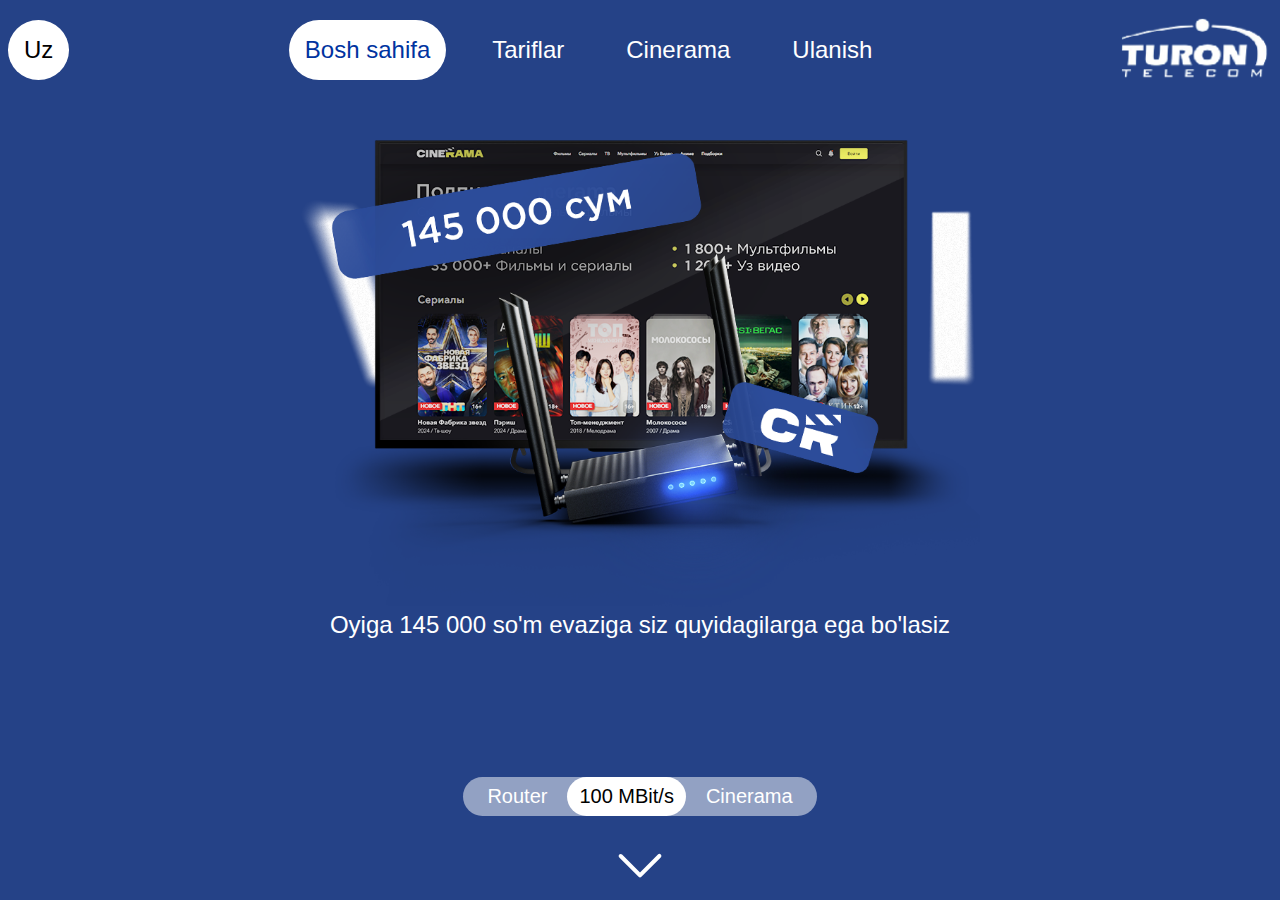
<file: index.html>
<!DOCTYPE html>
<html lang="en">

<head>
    <meta charset="UTF-8">
    <meta name="viewport" content="width=device-width, initial-scale=1.0">
    <title>Tariffs</title>
    <link rel="stylesheet" href="./styles.css">
    <link rel="stylesheet" href="tariffs.css"> <!-- Ensure CSS file is linked here as well -->
    <link rel="stylesheet" href="tariffs.html"> <!-- Ensure CSS file is linked here as well -->
    <link rel="stylesheet" href="cinerama.css"> <!-- Ensure CSS file is linked here as well -->
    <link rel="stylesheet" href="cinerama.html"> <!-- Ensure CSS file is linked here as well -->
    <link rel="icon" type="image/x-icon" href="./images/image-removebg-preview.png">

</head>

<body>
<div class="root">
    <section id="home" class="section home">
        <div class="container">
            <div class="header">
                <div class="logo-and-lang">
                    <div data-i18n="langCode" onclick="changeLanguage()" class="language">Ru</div>
                    <img class="small-logo" height="70" src="./images/image-removebg-preview.png"/>
                </div>
                <nav>
                    <ul>
                        <li class="nav-link active" data-section="home"><a data-i18n="home" href="#home">Главная
                            страница</a></li>
                        <li class="nav-link" data-section="tariffs"><a data-i18n="tariffs"
                                                                       href="#tariffs">Тарифы</a></li>
                        <li class="nav-link" data-section="cinerama"><a href="#cinerama">Cinerama</a></li>
                        <li class="nav-link" data-section="connect"><a data-i18n="connection"
                                                                       href="#connect">Подключение</a></li>
                    </ul>
                </nav>
                <div>
                    <img class="big-logo" height="100" src="./images/image-removebg-preview.png"/>
                </div>
            </div>
            <div style="width: 100%; display: flex; flex-direction: column; align-items: center; justify-content: space-between; max-width: 100vw; flex: 1;">
                <div>
                    <img class="main-page-banner" src="./images/1.png" alt="">
                    <div style="color: white;font-size: 24px; max-width: 100vw;" data-i18n="145DollarToMonth">За 145 000
                        сум в месяц вы
                        получаете:
                    </div>
                </div>
                <div>
                    <div class="offer-list">
                        <div style="padding: 8px;color: white;" data-i18n="router">Роутер</div>
                        <div style="padding: 8px 12px; background-color: white;color: black; border-radius: 24px;"
                             data-i18n="mbitPerS" data-i18n-options='{"number":"100"}'> 100
                            МБит/с
                        </div>
                        <div style="padding: 8px; color:white">Cinerama</div>
                    </div>
                    <img onclick="goToTariffs()" style="cursor: pointer; margin-top: auto;"
                         src="./images/fluent--chevron-down-24-regular.png" alt="">

                </div>
            </div>
        </div>
    </section>

    <!-- Tariffs Section -->
    <section id="tariffs" class="section tariff">
        <div class="container">
            <iframe onload="onLoadFrame('cards-container-i-frame','tariffs','cards-container-i-wrapper')"
                    id="cards-container-i-frame" src="tariffs.html" width="100%" height="fit-content"
                    class="tariff-frame" style="border: none;"></iframe>
        </div>
    </section>
    <section id="connect-part" class="connect-part">
        <div class="container">
            <div data-i18n="offer_conditions">Не упусти возможность подключить тариф по выгодным условиям</div>
            <button style="margin-right: 16px;" onclick="goToConnect()" data-i18n="connect">Подключить</button>
        </div>
    </section>

    <!-- Cinerama Section -->
    <section id="cinerama" class="section cinerama">
        <div class="container">
            <iframe id="cinerama-i-frame" onload="onLoadFrame('cinerama-i-frame','cinerama','cinerama-wrapper','100vh')"
                    src="cinerama.html" width="100%" style="border: none;"></iframe>
        </div>
    </section>
    <section id="connect" class="section connect">
        <div class="container">
            <iframe id="connectFrame" onload="onLoadFrame('connectFrame','connect','turon-connect','100vh')" src="connect.html" width="100%" style="border: none;"></iframe>
        </div>
        <footer>
            <div class="footer">
                <div class="container">
                    <div class="flex" style="padding: 0 10px;">
                        <button onclick="window.location.href='tel:+998555177477';" class="footer-button"
                                data-i18n="call">Позвонить
                        </button>
                        <button onclick="goToBot()" class="footer-button">Telegram</button>
                    </div>
                    <img src="images/image-removebg-preview.png" alt="Turon Telecom Logo" class="logo">
                </div>
            </div>
        </footer>
    </section>


</div>
<script src="script.js"></script>
<script src="i18n.js"></script>


</body>

</html>
</file>
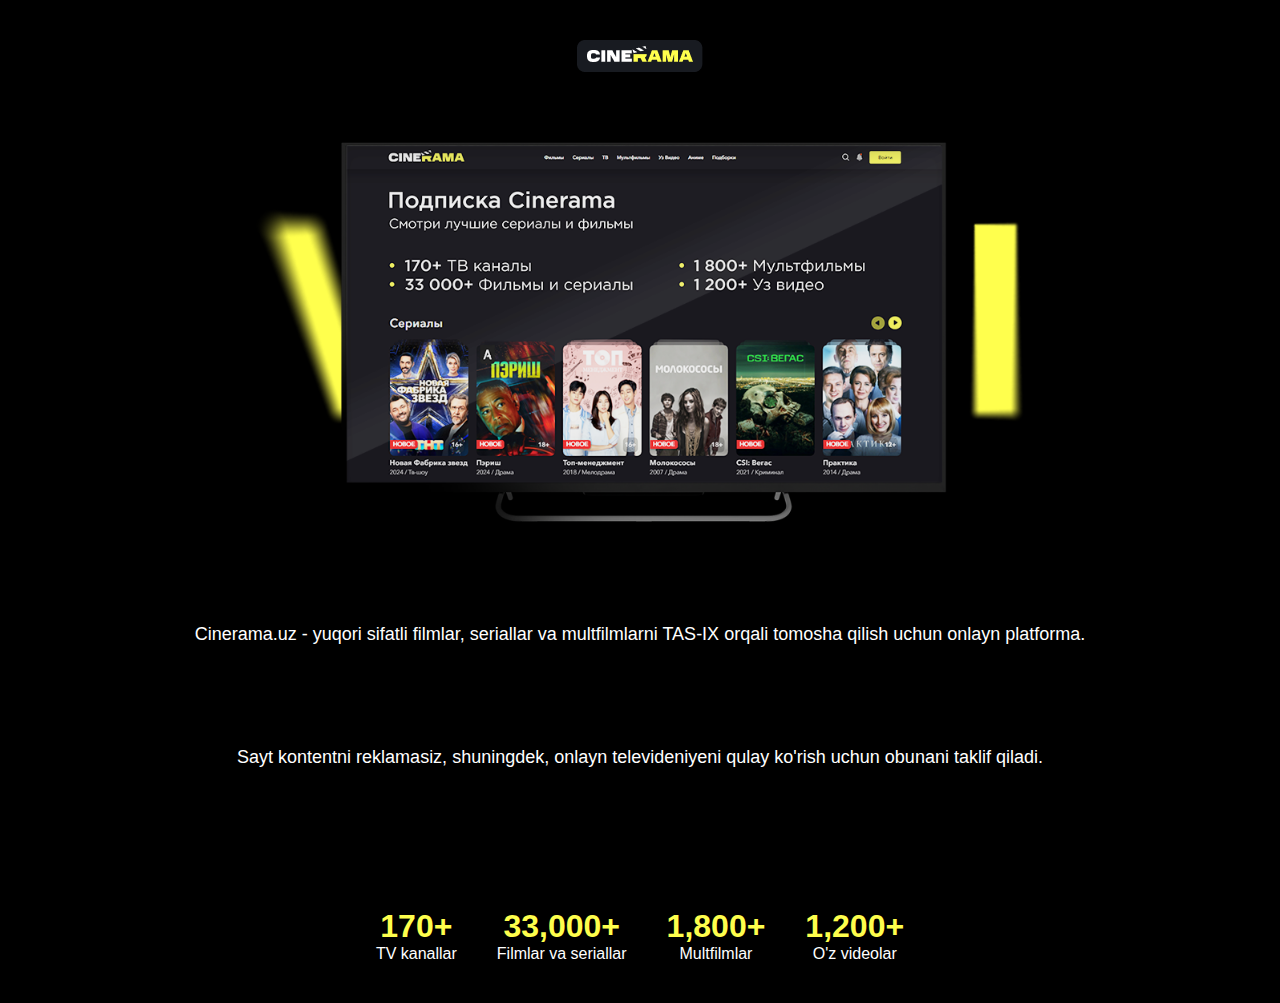
<file: cinerama.html>
<!DOCTYPE html>
<html lang="en">

<head>
    <meta charset="UTF-8">
    <meta name="viewport" content="width=device-width, initial-scale=1.0">
    <title>Cinerama</title>
    <link rel="stylesheet" href="/cinerama.css">
</head>

<body>
    <div id="cinerama-wrapper" class="cinerama-container">
        <header class="cinerama-header">
           <img src="images/icon_cine.png" alt="">
        </header>
        <main class="cinerama-content">
            <div class="cinerama-banner">
                <img width="60%" src="images/3.png" alt="">
            </div>
            <div class="cinerama-description">
                <p data-i18n="cinerama_description">Cinerama.uz — это онлайн-платформа для просмотра фильмов, сериалов и мультфильмов в хорошем качестве,
                    с доступом через TAS-IX.</p>
                <p data-i18n="siteOffer">Сайт предлагает подписку для удобного просмотра контента без рекламы, а также онлайн-телевидение.</p>
            </div>           
            <div class="cinerama-subscription">
                    <div><strong>170+</strong> <div data-i18n="channels">ТВ каналов</div></div>
                    <div><strong>33,000+</strong> <div data-i18n="movies_series">Фильмов и сериалов</div></div>
                    <div><strong>1,800+</strong> <div data-i18n="cartoons">Мультфильмов</div></div>
                    <div><strong>1,200+</strong><div data-i18n="uz_videos"> Уз видео</div></div>
            </div>
        </main>
    </div>
    <script src="i18n.js"></script>

</body>

</html>
</file>
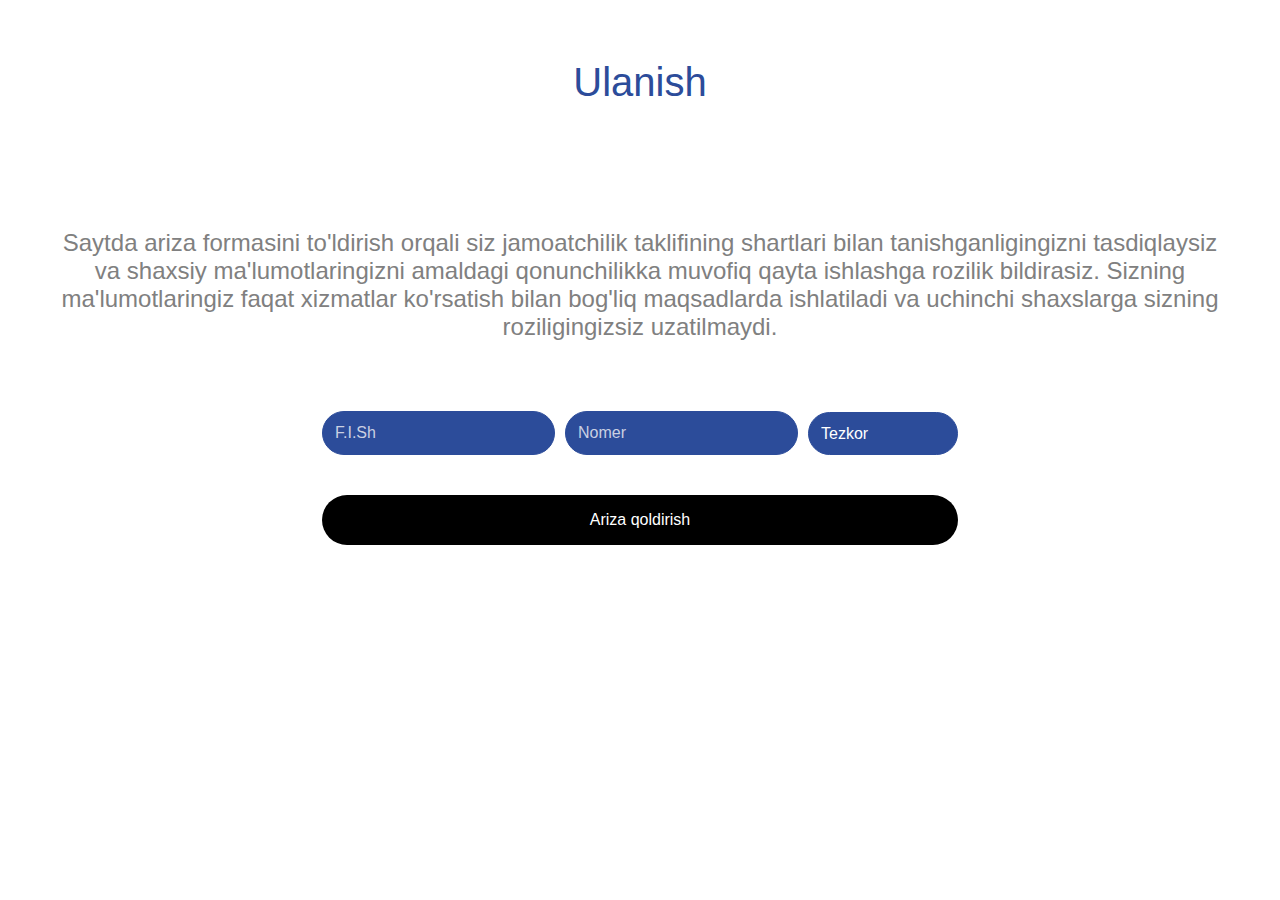
<file: connect.html>
<!DOCTYPE html>
<html lang="ru">

<head>
    <meta charset="UTF-8">
    <meta name="viewport" content="width=device-width, initial-scale=1.0">
    <title data-i18n="connect">Подключить</title>
    <link rel="stylesheet" href="connect.css">
</head>

<body style="margin: 0">
    <div id="turon-connect" class="turon-connect">
        <div class="title" data-i18n="connect">Подключить</div>
        <p class="info-text" data-i18n="fill_form">
            Заполняя форму заявки на сайте, вы соглашаетесь с условиями публичной оферты и даете согласие на обработку
            ваших
            персональных данных в соответствии с действующим законодательством. Ваши данные будут использоваться
            исключительно в целях, связанных с оказанием услуг, и не будут переданы третьим лицам без вашего согласия.
        </p>
        <form id="requestForm" name="requestForm" class="form">
            <div class="input-row">
                <input type="text" id="fullname" data-i18n="fio" placeholder="Ф.И.О." required>
                <div style="position: relative;">
                    <input type="number" id="number" data-i18n="number" placeholder="Номер" required>
                    <div id="phoneError"
                        style="font-size: 10; width: 100%; position: absolute; text-align: center; bottom: -14; left:0; color: red; display: none; text-align: center;"
                        data-i18n="enterValidPhoneNumber">Пожалуйста, введите действительный номер телефона.</div>
                </div>
                <select style="width: 150px; padding: 12px" id="tariff-select" required>
                    <option value="tezkor">Tezkor</option>
                    <option value="barqaror">Barqaror</option>
                    <option value="checksiz">Checksiz</option>
                </select>
            </div>
            <button form="requestForm" type="submit" class="submit-button" data-i18n="apply">Оставить заявку</button>
            <div id="alert-sentSuccess" style="color:green;font-weight: 500;display: none;width: 100%;text-align: center" data-i18n="sentMessage">
                Сообщение успешно отправлено
            </div>
        </form>
    </div>
    <script src="connect.js"></script>
    <script src="script.js"></script>
    <script src="i18n.js"></script>

</body>

</html>
</file>
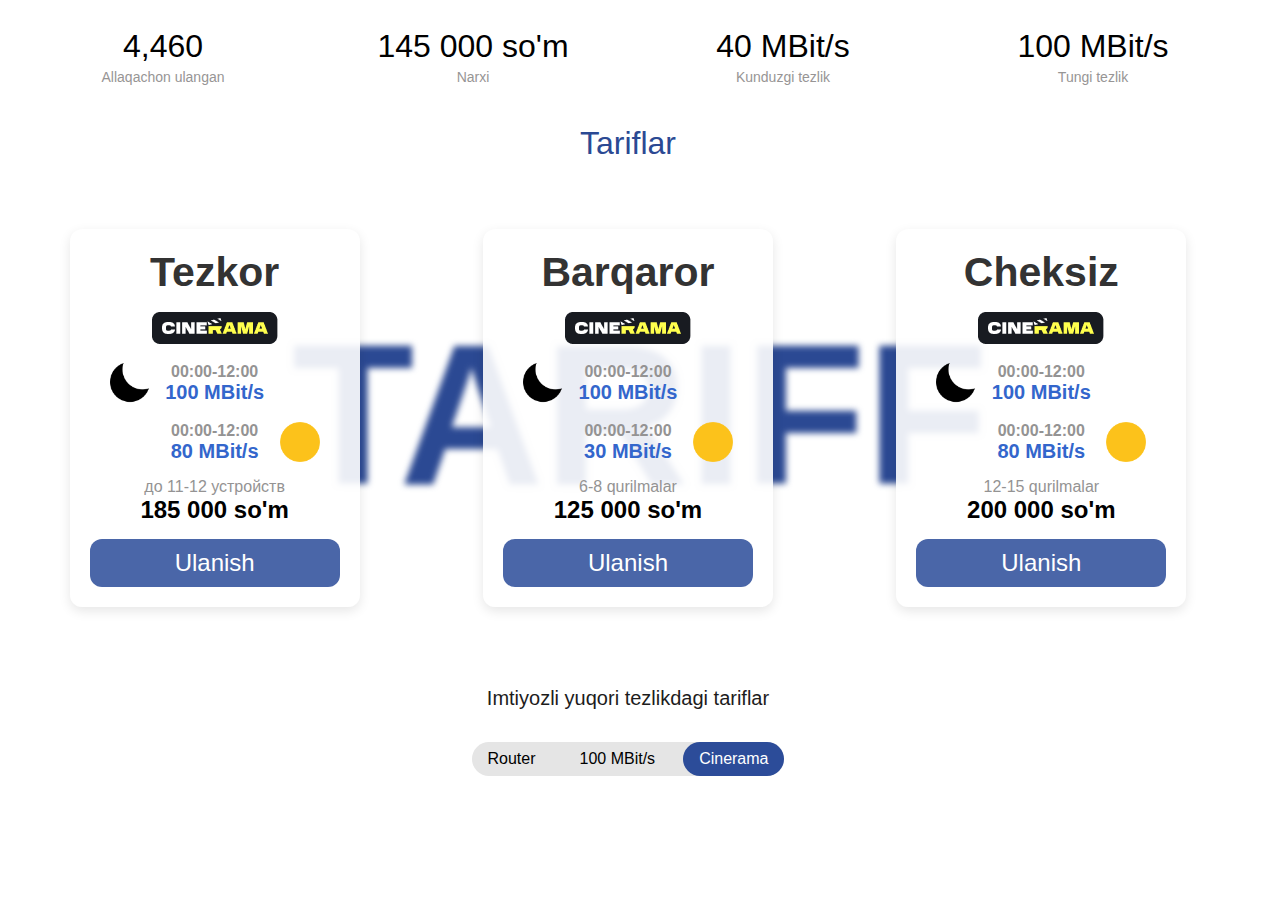
<file: tariffs.html>
<!-- cards.html -->
<!DOCTYPE html>
<html lang="en">

<head>
    <meta charset="UTF-8">
    <meta name="viewport" content="width=device-width, initial-scale=1.0">
    <link rel="stylesheet" href="tariffs.css"> <!-- Link to the card-specific CSS file -->
    <title>Cards</title>
</head>

<body >
    <div id="cards-container-i-wrapper" class="cards-container-wrapper">
        <div class="stats-container">
            <div class="stat-item">
                <div class="number">4,460</div>
                <div class="label" data-i18n="already_connected">Уже подключили</div>
            </div>
            <div class="stat-item">
                <div class="number" data-i18n="currency" data-i18n-options='{"number":"145 000"}'>145 000 сум</div>
                <div class="label" data-i18n="price">Стоимость</div>
            </div>
            <div class="stat-item">
                <div class="number" data-i18n="mbitPerS" data-i18n-options='{"number":"40"}'>40 Мбит/с</div>
                <div class="label" data-i18n="day_speed">Дневная скорость</div>
            </div>
            <div class="stat-item">
                <div class="number" data-i18n="mbitPerS" data-i18n-options='{"number":"100"}'>100 Мбит/с</div>
                <div class="label" data-i18n="night_speed">Ночная скорость</div>
            </div>
        </div>
        <h2  class="tariffs-title" data-i18n="tariffs">Тарифы</h2>
        <div class="background-text">TARIFF</div>
        <div class="cards-container">
            <!-- Card 1 -->
            <div class="card">
                <div class="title">Tezkor</div>
                <img src="images/icon_cine.png" alt="">
                <div class="speed-info">
                    <div class="icon-text-group">
                        <img src="images/oi--moon.png" class="moon" alt="Night Icon">
                        <span style="color: rgb(148, 147, 147); font-size: 16px; font-weight: 600;">00:00-12:00</span>
                        <span class="speed"data-i18n="mbitPerS" data-i18n-options='{"number":"100"}'>100 Мбит/с</span>
                    </div>
                    <div class="icon-text-group">
                        <img src="images/sun.png" class="sun" alt="Night Icon">
                        <span style="color: rgb(148, 147, 147); font-size: 16px; font-weight: 600;">00:00-12:00</span>
                        <span class="speed" data-i18n="mbitPerS" data-i18n-options='{"number":"80"}'>80 Мбит/с</span>
                    </div>
                </div>
                <small style="color: rgb(148, 147, 147); font-size: 16px; font-weight: 500;"
                    data-i18n="fromTillDevice" data-i18n="devicesCount" data-i18n-options='{"number":"11-12"}'>до 11-12 устройств</small>
                <div class="price" data-i18n="currency" data-i18n-options='{"number":"185 000"}'>185 000 сум</div>
                <button class="connect-button" data-i18n="connect" onclick="scrollToParentElement('tezkor')">Подключить</button>
            </div>

            <!-- Card 2 -->
            <div class="card">
                <div class="title">Barqaror</div>
                <img src="images/icon_cine.png" alt="">

                <div class="speed-info">
                    <div class="icon-text-group">
                        <img src="images/oi--moon.png" class="moon" alt="Night Icon">
                        <span style="color: rgb(148, 147, 147); font-size: 16px; font-weight: 600;">00:00-12:00</span>
                        <span class="speed" data-i18n="mbitPerS" data-i18n-options='{"number":"100"}'>100 Мбит/с</span>
                    </div>
                    <div class="icon-text-group">
                        <img src="images/sun.png" class="sun" alt="Night Icon">
                        <span style="color: rgb(148, 147, 147); font-size: 16px; font-weight: 600;">00:00-12:00</span>
                        <span class="speed" data-i18n="mbitPerS" data-i18n-options='{"number":"30"}'>30 Мбит/с</span>
                    </div>
                </div>
                <small style="color: rgb(148, 147, 147); font-size: 16px; font-weight: 500;"  data-i18n="devicesCount" data-i18n-options='{"number":"6-8"}'>до 6-8 устройств</small>

                <div class="price" data-i18n="currency" data-i18n-options='{"number":"125 000"}'>125 000 сум</div>
                <button class="connect-button" data-i18n="connect" onclick="scrollToParentElement('barqaror')">Подключить</button>
            </div>

            <!-- Card 3 -->
            <div class="card">
                <div class="title">Cheksiz</div>
                <img src="images/icon_cine.png" alt="">

                <div class="speed-info">
                    <div class="icon-text-group">
                        <img src="images/oi--moon.png" class="moon" alt="Night Icon">
                        <span style="color: rgb(148, 147, 147); font-size: 16px; font-weight: 600;">00:00-12:00</span>
                        <span class="speed" data-i18n="mbitPerS" data-i18n-options='{"number":"100"}'>100 Мбит/с</span>
                    </div>
                    <div class="icon-text-group">
                        <img  src="images/sun.png" class="sun" alt="Night Icon">
                        <span style="color: rgb(148, 147, 147); font-size: 16px; font-weight: 600;">00:00-12:00</span>
                        <span class="speed" data-i18n="mbitPerS" data-i18n-options='{"number":"80"}'>80 Мбит/с</span>
                    </div>
                </div>
                <small style="color: rgb(148, 147, 147); font-size: 16px; font-weight: 500;"  data-i18n="devicesCount" data-i18n-options='{"number":"12-15"}'>до 12-15 устройств</small>

                <div class="price" data-i18n="currency" data-i18n-options='{"number":"200 000"}'>200 000 сум</div>
                <button class="connect-button" data-i18n="connect" onclick="scrollToParentElement('checksiz')">Подключить</button>
            </div>
        </div>
        <div style="margin-top:80px; margin-bottom: 16px; font-size: 20px; font-weight: 400; color: rgb(29, 28, 28);" data-i18n="fastTariffs" >
            Скоростные тарифы с выгодой
        </div>
        <div class="offer-list">
            <div style="padding: 8px 16px;" data-i18n="router" >Роутер</div>
            <div style="padding: 8px 16px;" data-i18n="mbitPerS" data-i18n-options='{"number":"100"}'>100 МБит/с</div>
            <div style="padding: 8px 16px; background-color:#2c4c99 ;color: rgb(255, 255, 255); border-radius: 24px;">
                Cinerama</div>
        </div>
    </div>
    <script src="i18n.js"></script>
    <script src="script.js"></script>
</body>

</html>
</file>
<file: styles.css>
* {
    margin: 0;
    padding: 0;
    box-sizing: border-box;
    font-family: Arial, sans-serif;

}

.root {
    height: 100vh;
    font-family: Arial, sans-serif;
    overflow: hidden;
    /* Hides overflow */
    overflow-y: scroll
}

/* For Webkit browsers (Chrome, Safari, Edge) */
.root::-webkit-scrollbar {
    display: none;
    /* Hides scrollbar in WebKit browsers */
}

/* For Firefox */
.root {
    scrollbar-width: none;
    /* Hides scrollbar in Firefox */
}

.header {
    display: flex;
    justify-content: space-between;
    align-items: center;
    font-size: 24px;
    width: 100%;
    font-weight: 500;

    @media (max-width:750px) {
        font-size: 16px;
        flex-wrap: wrap;
        padding: 10px;
        max-width: 100vw;
        justify-content: center;
    }
}
.logo-and-lang{
    display: flex;
    justify-content: space-between;
    align-items: center;
    width:min-content;
    @media (max-width:750px) {
        width: 100%;
    }
}
.small-logo{
    display: none;
    @media (max-width:750px) {
        display: flex;
    }
}
.big-logo{
    display: flex;
    @media (max-width:750px) {
        display: none;
    }
}
.header .language {
    background: white;
    padding: 16px;
    border-radius: 50%;
    cursor: pointer;
    margin-left: 8px;


    @media (max-width:750px) {
        font-size: 16px;
        padding: 10px;
    }
}



nav ul {
    list-style: none;
    display: flex;
    justify-content: center;
    align-items: center;
}

nav .nav-link a {
    color: white;
}


nav .nav-link {
    padding: 16px;
    margin: 0 15px;
    border-radius: 32px;

    @media (max-width:750px) {
        padding: 8px;
        margin: 0;
    }
}

nav .nav-link.active {
    background-color: white;
}

nav .nav-link.active a {
    color: #0033a0;
}

a {
    text-decoration: none;

}

.main-page-banner {
    margin-top: 40px;
    width: 900px;
    max-width: calc(100vw - 600px);
    @media (max-width:750px) {
        max-width: calc(100vw - 50px);
    }
}

.offer-list {
    background-color: rgba(255, 255, 255, 0.5);
    /* White with 50% opacity */
    border-radius: 24px;
    justify-content: center;
    gap: 12px;
    padding: 0 16px;
    font-size: 20px !important;
    font-weight: 500;
    display: flex;
    width: fit-content;
    margin: auto 0 16px 0;
    max-width: 100vw;

    justify-content: center;
    @media (max-width:750px) {
        margin-top: 50px;
    }
}


section {
    height: 100vh;
    max-width: 100vw;
    display: flex;
    flex-direction: column;
    justify-content: center;
    text-align: center;
}

.section.home {
    background-color: #254287;
}

.section.cinerama {
    background-color: black;
    min-height: 100vh;
}



.section.connect {
    height: calc(100vh - 200px);
    @media (max-width:750px) {
        height: 100vh;
        
    }
}



button {
    background-color: #0033a0;
    color: white;
    border: none;
    padding: 10px 20px;
    border-radius: 5px;
    cursor: pointer;
}

button:hover {
    background-color: #0055ff;
}

.container {
    width: 100%;
    max-width: 1410px;
    /* Minimum width of 510px */
    margin: 0 auto;
    box-sizing: border-box;
    /* Ensures padding doesn't affect width */
    display: flex;
    flex-direction: column;
    height: 100%;
    position: relative;
    @media (max-width:750px) {
        max-width: 100%;
        min-width: 300px;
    }
}



.connect-part {
    background-color: #3051a0;
    height: 200px;
    width: 100vw;
    justify-content: start;
    display: flex;
    @media (max-width:750px) {
        height: 150px;
    }

}

.connect-part .container {
    flex-direction: row;
    color: white;
    align-items: center;
    justify-content: center;
    padding: 0 10px;
    max-width: 100%;
    width: 100%;
    min-width: 300px;

}

.connect-part button {
    background-color: white;
    height: min-content;
    padding: 16px 24px;
    border-radius: 24px;
    color: black;
    margin:0 0 0 20px;


}


.footer {
    width: 100%;
    background-color: #3051a0;
    margin-top: 20px;
    width: 100vw;
}

.footer .container {
    display: flex;
    justify-content: space-between;
    height: 200px;
    flex-direction: row;
    align-items: center;
    max-width: 100vw;
    @media (max-width:750px) {
        min-width: 300px;
        height: 150px;

        
    }
}

.flex {
    display: flex;
    gap: 24px;
}

.footer .footer-button {
    background-color: white;
    border: 1px solid #ddd;
    color: black;
    padding: 8px 20px;
    font-size: 0.9em;
    border-radius: 24px;
    cursor: pointer;
    transition: background-color 0.3s ease;
}

.footer .footer-button:hover {
    background-color: #eee;
}

.footer .logo {
    height: 80px;
    @media (max-width:750px) {
        height: 60px;
    }
}
</file>
<file: tariffs.css>
/* card.css */
* {
    font-family: Arial, sans-serif;
}

.cards-container-wrapper {
    display: flex;
    flex-direction: column;
    align-items: center;
    max-width: calc(100vw - 40px);
    justify-content: center;
}

.cards-container-wrapper .cards-container {
    width: 100%;
    height: 100%;
}

.cards-container-wrapper .offer-list {
    background-color: #e5e5e5;
    /* White with 50% opacity */
    border-radius: 24px;
    justify-content: center;
    gap: 12px;
    font-size: 16px !important;
    font-weight: 500;
    display: flex;
    width: fit-content;
    margin: 16px;
    align-items: center;

}

.cards-container-wrapper .stats-container {
    display: flex;
    justify-content: space-between;
    width: 100%;
    margin-top: 20px;
    text-align: center;
    max-width: 100vw;
 

}

/* Each stat item */
.cards-container-wrapper .stat-item {
    font-size: 1em;
    font-weight: normal;
    color: #333;
    flex: 1;
}

/* Large number styling */
.cards-container-wrapper .stat-item .number {
    font-size: 2em;
    font-weight: medium;
    color: #000;

    @media (max-width:750px) {
        font-size: 1em;
    }
}

/* Smaller text styling */
.cards-container-wrapper .stat-item .label {
    margin-top: 4px;
    font-size: 14px;
    color: #979595;
}

.cards-container-wrapper .background-text {
    position: absolute;
    top: 300px;
    font-size: 200px;
    left: 50%;
    color: #2b4993;
    font-weight: bold;
    z-index: -1;
    filter: blur(3px);
    max-width: 100%;
    transform: translateX(-50%);

    @media (max-width:750px) {
        font-size: 100px;

    }

}

.cards-container-wrapper .tariffs-title {
    font-size: 32px;
    margin-top: 40px;
    color: #2b4993;
    font-weight: 500;
    @media (max-width:750px) {
        margin-top: 16px;
        font-size: 18px;

    }

}

/* General Card Container Styling */
.cards-container-wrapper .cards-container {
    display: flex;
    justify-content: space-around;
    margin-top: 40px;
    width: 100%;

    @media (max-width:750px) {
        flex-wrap: wrap;
        margin-top: 10px;
        gap:16px;
        height: fit-content;

    }
}

/* Card Styling */
.cards-container-wrapper .cards-container .card {
    background-color: rgba(255, 255, 255, 0.9);
    /* White with 50% opacity */
    border-radius: 12px;
    box-shadow: 0px 4px 12px rgba(0, 0, 0, 0.1);
    width: 250px;
    padding: 20px;
    text-align: center;
    position: relative;
}


.cards-container-wrapper .cards-container .card::after {
    content: '';
    position: absolute;
    top: 0;
    left: 0;
    width: 100%;
    height: 100%;
    background: rgba(0, 0, 0, 0.03);
    border-radius: 12px;
    z-index: -1;
}


/* Card Title */
.cards-container-wrapper .cards-container .card .title {
    font-size: 41px;
    font-weight: bold;
    margin-bottom: 16px;
    color: #333;
}

/* Speed and Details Section */
.cards-container-wrapper .cards-container .speed-info {
    font-size: 1em;
    margin: 10px 0;
    color: #333;
    display: flex;
    flex-direction: column;
    gap: 8px;
    width: 100%;
}

.cards-container-wrapper .cards-container .speed-info .speed {
    display: block;
    font-size: 20px;
    font-weight: bold;
    color: #3366cc;
    /* blue color */
}

/* Icons and Speed Styling */
.cards-container-wrapper .cards-container .icon-text-group {
    display: flex;
    align-items: center;
    justify-content: center;
    flex-direction: column;
    margin: 5px 0;
    position: relative;
    width: 100%;
}

.cards-container-wrapper .cards-container .icon-text-group .moon {
    width: 40px;
    height: 40px;
    left: 20px;
    top: 0;
    position: absolute;
}

.cards-container-wrapper .cards-container .icon-text-group .sun {
    width: 40px;
    height: 40px;
    right: 20px;
    top: 0;
    position: absolute;
}

/* Price Styling */
.cards-container .price {
    font-size: 1.5em;
    font-weight: bold;
    margin: 0 0 15px 0;
    height: auto;
}

/* Connect Button */
.cards-container .connect-button {
    display: inline-block;
    width: 100%;
    padding: 10px;
    font-size: 1.5em;
    font-weight: 500;
    color: white;
    background-color: #4a66a8;
    border: none;
    border-radius: 12px;
    cursor: pointer;
    transition: background-color 0.3s;
}

.cards-container .connect-button:hover {
    background-color: #2d4373;
}
</file>
<file: cinerama.css>
body{
    padding: 0;
    margin: 0;
    height: 100vh;
    width: 100vw;
}
.cinerama-container {
    font-family: Arial, sans-serif;
    background-color: #000;
    color: #fff;
    width: 100vw;
    display: flex;
    flex-direction: column;
    align-items: center;
    max-width: 100vw;
    justify-content: center;}

.cinerama-container .cinerama-header {
    display: flex;
    justify-content: center;
    margin: 40px 0;
}

.cinerama-container .cinerama-banner {
    display: flex;
    justify-content: center;
    width: 100%;
    margin: 10px 0;
}

.cinerama-container .cinerama-banner img {
    @media (max-width:750px) {
        width: 100%;

    }

}

.cinerama-container .cinerama-content {
    text-align: center;
    margin-top: 20px;
    display: flex;
    width: 100%;
    flex-grow: 1;
    flex-direction: column;
    justify-content: space-between;
    overflow: auto;
}




.cinerama-container .cinerama-subscription {
    display: flex;
    justify-content: center;
    width: 100%;
    gap: 40px;
    margin: 40px 0;
    @media (max-width:750px) {
        flex-wrap: wrap;
        margin-top: 20px;

    }

}

.cinerama-container .cinerama-subscription strong {
    font-size: 32px;
    margin: 10px 0;
    color: #fefe4c;
    @media (max-width:750px) {
        font-size: 28px;
    }
}

.cinerama-container .cinerama-series-display {
    display: flex;
    justify-content: center;
    gap: 20px;
    margin: 20px 0;
}



.cinerama-container .cinerama-description p {
    font-size: 18px;
    text-align: center;
    margin:20px  0 100px;
    line-height: 125%;
    color: #fff;

}
</file>
<file: connect.css>
/* Root container class */
.turon-connect {
    width: 100%;
    text-align: center;
    padding: 20px 0;
    font-family: Arial, sans-serif;
    display: flex;
    flex-direction: column;
    align-items: center;
    justify-content: center;
}

.turon-connect * {
    box-sizing: border-box;
}

input::-webkit-outer-spin-button,
input::-webkit-inner-spin-button {
    -webkit-appearance: none;
    margin: 0;
}

.turon-connect .title {
    font-size: 2.5em;
    color: #2c4c9a;
    font-weight: 500;
    margin-top: 40px;
    margin-bottom: 100px;
    @media (max-width:750px) {
        margin-bottom: 0;
    }
}

.turon-connect .info-text {
    font-size: 1.5rem;
    color: #808080;
    margin-bottom: 20px;
    padding: 0 50px;
    text-align: center;

    @media (max-width:750px) {
        font-size: 1rem;


    }
}

.turon-connect .form {
    display: flex;
    flex-direction: column;
    gap: 16px;
    margin-top: 50px;
    width: min-content;
    margin-bottom: 20px;
    justify-content: center;
}

.turon-connect .input-row {
    display: flex;
    align-items: center;
    justify-content: center;
    width: 100%;
    gap: 10px;

    /* Adds space between the inputs */
    @media (max-width:750px) {
        flex-wrap: wrap;

    }

}

.turon-connect .form input,
.turon-connect .form select,
.turon-connect .form input[type="text"]:focus,
.turon-connect .form select:focus {
    padding: 12px;
    font-size: 1em;
    border: 1px solid #2c4c9a;
    border-radius: 25px;
    color: white !important;
    background-color: #2c4c9a !important;
    width: max-content;
    flex: 1;

}

.turon-connect .form select {
    appearance: none;
    /* Remove default dropdown arrow */
}

.turon-connect .form input.error {
    border: red;
    /* Remove default dropdown arrow */
}

.turon-connect .form input::placeholder,
.turon-connect .form select::placeholder {
    color: #cad0e2;
    /* Replace #888 with your desired color */
    opacity: 1;
    /* Ensures full color opacity */
    font-weight: 400;
}

.turon-connect .form input {
    color: #cad0e2;
    /* Replace #888 with your desired color */
    opacity: 1;
    /* Ensures full color opacity */
    font-weight: 400;
    background-color: #2c4c9a;
}

.turon-connect .form .submit-button {
    background-color: #000;
    color: white;
    font-size: 1em;
    padding: 16px;
    border: none;
    border-radius: 5px;
    margin-top: 24px;
    border-radius: 25px;
    font-weight: 500;
    cursor: pointer;
    transition: background-color 0.3s ease;
}

.turon-connect .form .submit-button:hover {
    background-color: #333;
}
</file>
